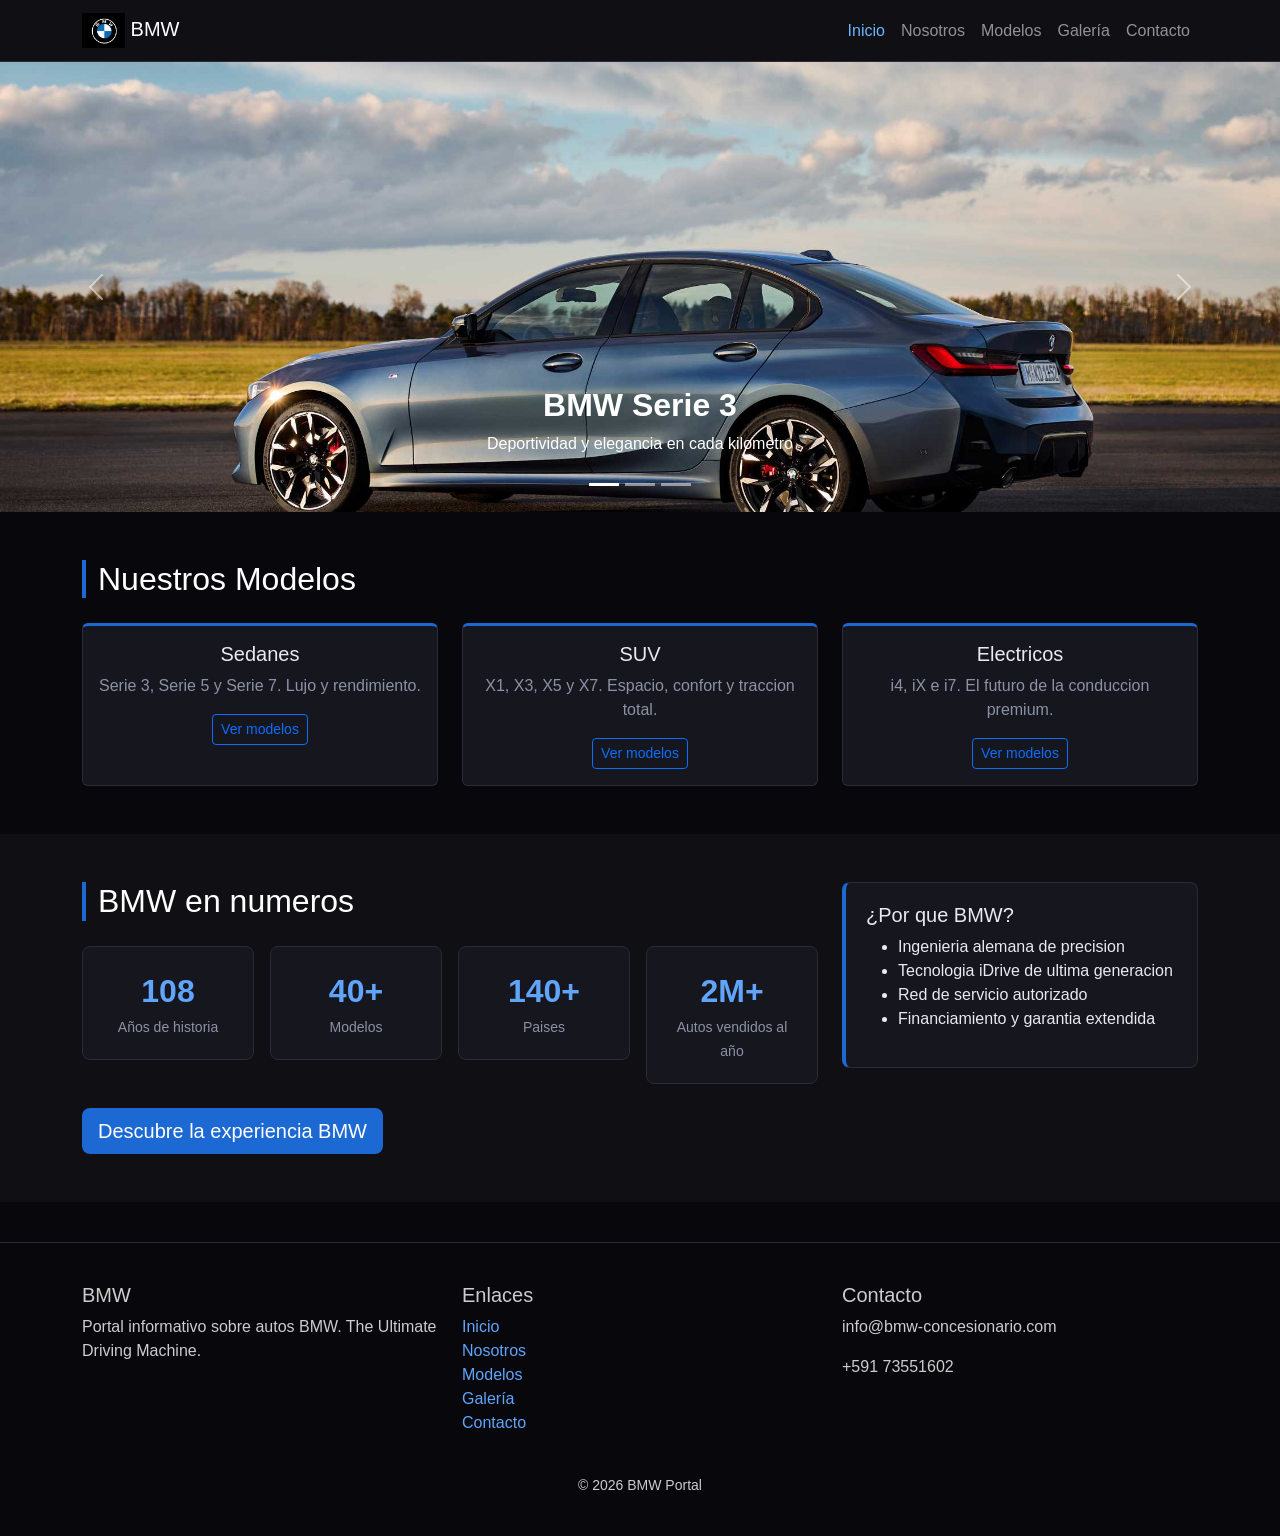
<file: index.html>
<!DOCTYPE html>
<html lang="es">
<head>
  <meta charset="UTF-8">
  <meta name="viewport" content="width=device-width, initial-scale=1.0">
  <title>Inicio | BMW</title>
  <link href="https://cdn.jsdelivr.net/npm/bootstrap@5.3.3/dist/css/bootstrap.min.css" rel="stylesheet">
  <link rel="stylesheet" href="style.css">
</head>
<body>

  <header>
    <nav class="navbar navbar-expand-lg navbar-dark bg-primary sticky-top">
      <div class="container">
        <a class="navbar-brand" href="index.html">
          <img src="logobmw.jpg" alt="BMW"> BMW
        </a>
        <button class="navbar-toggler" type="button" data-bs-toggle="collapse" data-bs-target="#menu">
          <span class="navbar-toggler-icon"></span>
        </button>
        <div class="collapse navbar-collapse" id="menu">
          <ul class="navbar-nav ms-auto">
            <li class="nav-item"><a class="nav-link active" href="index.html">Inicio</a></li>
            <li class="nav-item"><a class="nav-link" href="nosotros.html">Nosotros</a></li>
            <li class="nav-item"><a class="nav-link" href="servicios.html">Modelos</a></li>
            <li class="nav-item"><a class="nav-link" href="galeria.html">Galería</a></li>
            <li class="nav-item"><a class="nav-link" href="contacto.html">Contacto</a></li>
          </ul>
        </div>
      </div>
    </nav>
  </header>

  <main>
    <section>
      <div id="mainCarousel" class="carousel slide" data-bs-ride="carousel">
        <div class="carousel-indicators">
          <button type="button" data-bs-target="#mainCarousel" data-bs-slide-to="0" class="active"></button>
          <button type="button" data-bs-target="#mainCarousel" data-bs-slide-to="1"></button>
          <button type="button" data-bs-target="#mainCarousel" data-bs-slide-to="2"></button>
        </div>
        <div class="carousel-inner">
          <div class="carousel-item active">
            <img src="BMW Serie 3.jpg" class="d-block w-100" alt="BMW Serie 3">
            <div class="carousel-caption">
              <h2>BMW Serie 3</h2>
              <p>Deportividad y elegancia en cada kilometro</p>
            </div>
          </div>
          <div class="carousel-item">
            <img src="bmw-x5-l-01.jpg" class="d-block w-100" alt="BMW X5">
            <div class="carousel-caption">
              <h2>BMW X5</h2>
              <p>El SUV que redefine el lujo y la potencia</p>
            </div>
          </div>
          <div class="carousel-item">
            <img src="BMW i4.jpg" class="d-block w-100" alt="BMW i4">
            <div class="carousel-caption">
              <h2>BMW i4</h2>
              <p>Movilidad electrica con alma deportiva</p>
            </div>
          </div>
        </div>
        <button class="carousel-control-prev" type="button" data-bs-target="#mainCarousel" data-bs-slide="prev">
          <span class="carousel-control-prev-icon"></span>
        </button>
        <button class="carousel-control-next" type="button" data-bs-target="#mainCarousel" data-bs-slide="next">
          <span class="carousel-control-next-icon"></span>
        </button>
      </div>
    </section>

    <section class="py-5">
      <div class="container">
        <h2 class="section-title fade-in">Nuestros Modelos</h2>
        <div class="row g-4">
          <article class="col-md-4">
            <div class="card card-service h-100">
              <div class="card-body text-center">
                <h3 class="h5">Sedanes</h3>
                <p class="card-text">Serie 3, Serie 5 y Serie 7. Lujo y rendimiento.</p>
                <a href="servicios.html" class="btn btn-outline-primary btn-sm">Ver modelos</a>
              </div>
            </div>
          </article>
          <article class="col-md-4">
            <div class="card card-service h-100">
              <div class="card-body text-center">
                <h3 class="h5">SUV</h3>
                <p class="card-text">X1, X3, X5 y X7. Espacio, confort y traccion total.</p>
                <a href="servicios.html" class="btn btn-outline-primary btn-sm">Ver modelos</a>
              </div>
            </div>
          </article>
          <article class="col-md-4">
            <div class="card card-service h-100">
              <div class="card-body text-center">
                <h3 class="h5">Electricos</h3>
                <p class="card-text">i4, iX e i7. El futuro de la conduccion premium.</p>
                <a href="servicios.html" class="btn btn-outline-primary btn-sm">Ver modelos</a>
              </div>
            </div>
          </article>
        </div>
      </div>
    </section>

    <section class="py-5 bg-light">
      <div class="container">
        <div class="row g-4">
          <div class="col-lg-8">
            <h2 class="section-title">BMW en numeros</h2>
            <div class="row g-3">
              <div class="col-6 col-md-3">
                <div class="stat-card">
                  <div class="stat-number" data-contador="108" data-sufijo="">0</div>
                  <small class="text-muted">Años de historia</small>
                </div>
              </div>
              <div class="col-6 col-md-3">
                <div class="stat-card">
                  <div class="stat-number" data-contador="40" data-sufijo="+">0</div>
                  <small class="text-muted">Modelos</small>
                </div>
              </div>
              <div class="col-6 col-md-3">
                <div class="stat-card">
                  <div class="stat-number" data-contador="140" data-sufijo="+">0</div>
                  <small class="text-muted">Paises</small>
                </div>
              </div>
              <div class="col-6 col-md-3">
                <div class="stat-card">
                  <div class="stat-number" data-contador="2" data-sufijo="M+">0</div>
                  <small class="text-muted">Autos vendidos al año</small>
                </div>
              </div>
            </div>
            <button class="btn btn-accent btn-lg mt-4" data-bs-toggle="modal" data-bs-target="#infoModal">
              Descubre la experiencia BMW
            </button>
          </div>
          <aside class="col-lg-4">
            <div class="sidebar-box">
              <h3 class="h5">¿Por que BMW?</h3>
              <ul>
                <li>Ingenieria alemana de precision</li>
                <li>Tecnologia iDrive de ultima generacion</li>
                <li>Red de servicio autorizado</li>
                <li>Financiamiento y garantia extendida</li>
              </ul>
            </div>
          </aside>
        </div>
      </div>
    </section>
  </main>

  <div class="modal fade" id="infoModal" tabindex="-1">
    <div class="modal-dialog modal-dialog-centered">
      <div class="modal-content">
        <div class="modal-header">
          <h2 class="modal-title h5">The Ultimate Driving Machine</h2>
          <button type="button" class="btn-close" data-bs-dismiss="modal"></button>
        </div>
        <div class="modal-body">
          <p>BMW combina rendimiento, diseno y tecnologia para ofrecer la mejor experiencia de conduccion.</p>
          <ul>
            <li>Test drive sin compromiso</li>
            <li>Planes de mantenimiento BMW Service</li>
            <li>Asesoria personalizada en concesionario</li>
          </ul>
        </div>
        <div class="modal-footer">
          <button type="button" class="btn btn-secondary" data-bs-dismiss="modal">Cerrar</button>
          <a href="contacto.html" class="btn btn-accent">Agendar cita</a>
        </div>
      </div>
    </div>
  </div>

  <footer class="site-footer">
    <div class="container">
      <div class="row">
        <div class="col-md-4">
          <h5>BMW</h5>
          <p>Portal informativo sobre autos BMW. The Ultimate Driving Machine.</p>
        </div>
        <div class="col-md-4">
          <h5>Enlaces</h5>
          <ul class="list-unstyled">
            <li><a href="index.html">Inicio</a></li>
            <li><a href="nosotros.html">Nosotros</a></li>
            <li><a href="servicios.html">Modelos</a></li>
            <li><a href="galeria.html">Galería</a></li>
            <li><a href="contacto.html">Contacto</a></li>
          </ul>
        </div>
        <div class="col-md-4">
          <h5>Contacto</h5>
          <p>info@bmw-concesionario.com</p>
          <p>+591 73551602</p>
        </div>
      </div>
      <p class="text-center mt-4 mb-0 small">&copy; 2026 BMW Portal</p>
    </div>
  </footer>

  <script src="https://cdn.jsdelivr.net/npm/bootstrap@5.3.3/dist/js/bootstrap.bundle.min.js"></script>
  <script src="app.js"></script>
</body>
</html>
</file>
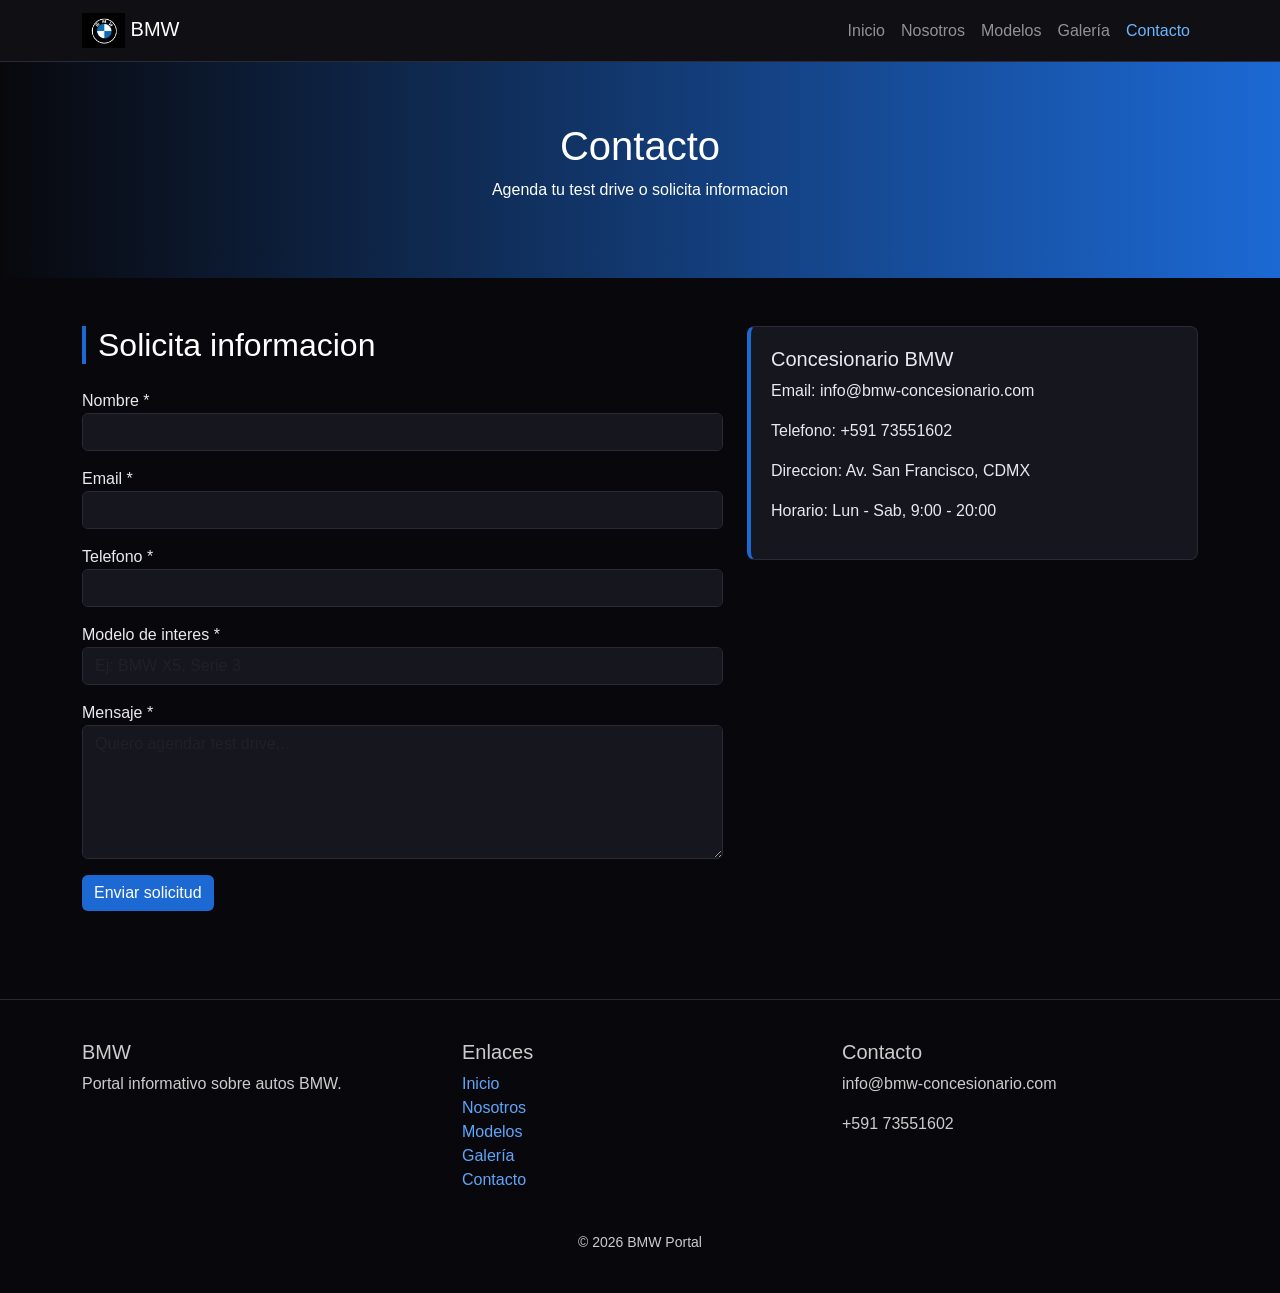
<file: contacto.html>
<!DOCTYPE html>
<html lang="es">
<head>
  <meta charset="UTF-8">
  <meta name="viewport" content="width=device-width, initial-scale=1.0">
  <title>Contacto | BMW</title>
  <link href="https://cdn.jsdelivr.net/npm/bootstrap@5.3.3/dist/css/bootstrap.min.css" rel="stylesheet">
  <link rel="stylesheet" href="style.css">
</head>
<body>

  <header>
    <nav class="navbar navbar-expand-lg navbar-dark bg-primary sticky-top">
      <div class="container">
        <a class="navbar-brand" href="index.html">
          <img src="logobmw.jpg" alt="BMW"> BMW
        </a>
        <button class="navbar-toggler" type="button" data-bs-toggle="collapse" data-bs-target="#menu">
          <span class="navbar-toggler-icon"></span>
        </button>
        <div class="collapse navbar-collapse" id="menu">
          <ul class="navbar-nav ms-auto">
            <li class="nav-item"><a class="nav-link" href="index.html">Inicio</a></li>
            <li class="nav-item"><a class="nav-link" href="nosotros.html">Nosotros</a></li>
            <li class="nav-item"><a class="nav-link" href="servicios.html">Modelos</a></li>
            <li class="nav-item"><a class="nav-link" href="galeria.html">Galería</a></li>
            <li class="nav-item"><a class="nav-link active" href="contacto.html">Contacto</a></li>
          </ul>
        </div>
      </div>
    </nav>
    <div class="page-header">
      <div class="container">
        <h1>Contacto</h1>
        <p>Agenda tu test drive o solicita informacion</p>
      </div>
    </div>
  </header>

  <main>
    <section class="py-5">
      <div class="container">
        <div class="row g-4">
          <article class="col-lg-7">
            <h2 class="section-title">Solicita informacion</h2>
            <form id="contactForm">
              <div class="mb-3">
                <label for="nombre">Nombre *</label>
                <input type="text" id="nombre" class="form-control">
                <div id="nombre-error" class="error-message">Minimo 3 caracteres.</div>
              </div>
              <div class="mb-3">
                <label for="email">Email *</label>
                <input type="email" id="email" class="form-control">
                <div id="email-error" class="error-message">Email no valido.</div>
              </div>
              <div class="mb-3">
                <label for="telefono">Telefono *</label>
                <input type="tel" id="telefono" class="form-control">
                <div id="telefono-error" class="error-message">Minimo 7 digitos.</div>
              </div>
              <div class="mb-3">
                <label for="asunto">Modelo de interes *</label>
                <input type="text" id="asunto" class="form-control" placeholder="Ej: BMW X5, Serie 3">
                <div id="asunto-error" class="error-message">Minimo 5 caracteres.</div>
              </div>
              <div class="mb-3">
                <label for="mensaje">Mensaje *</label>
                <textarea id="mensaje" class="form-control" rows="5" placeholder="Quiero agendar test drive..."></textarea>
                <div id="mensaje-error" class="error-message">Minimo 10 caracteres.</div>
              </div>
              <button type="submit" class="btn btn-accent">Enviar solicitud</button>
              <div id="formFeedback" class="d-none"></div>
            </form>
          </article>
          <aside class="col-lg-5">
            <div class="sidebar-box">
              <h3 class="h5">Concesionario BMW</h3>
              <p>Email: info@bmw-concesionario.com</p>
              <p>Telefono: +591 73551602</p>
              <p>Direccion: Av. San Francisco, CDMX</p>
              <p>Horario: Lun - Sab, 9:00 - 20:00</p>
            </div>
          </aside>
        </div>
      </div>
    </section>
  </main>

  <footer class="site-footer">
    <div class="container">
      <div class="row">
        <div class="col-md-4">
          <h5>BMW</h5>
          <p>Portal informativo sobre autos BMW.</p>
        </div>
        <div class="col-md-4">
          <h5>Enlaces</h5>
          <ul class="list-unstyled">
            <li><a href="index.html">Inicio</a></li>
            <li><a href="nosotros.html">Nosotros</a></li>
            <li><a href="servicios.html">Modelos</a></li>
            <li><a href="galeria.html">Galería</a></li>
            <li><a href="contacto.html">Contacto</a></li>
          </ul>
        </div>
        <div class="col-md-4">
          <h5>Contacto</h5>
          <p>info@bmw-concesionario.com</p>
          <p>+591 73551602</p>
        </div>
      </div>
      <p class="text-center mt-4 mb-0 small">&copy; 2026 BMW Portal</p>
    </div>
  </footer>

  <script src="https://cdn.jsdelivr.net/npm/bootstrap@5.3.3/dist/js/bootstrap.bundle.min.js"></script>
  <script src="app.js"></script>
</body>
</html>
</file>
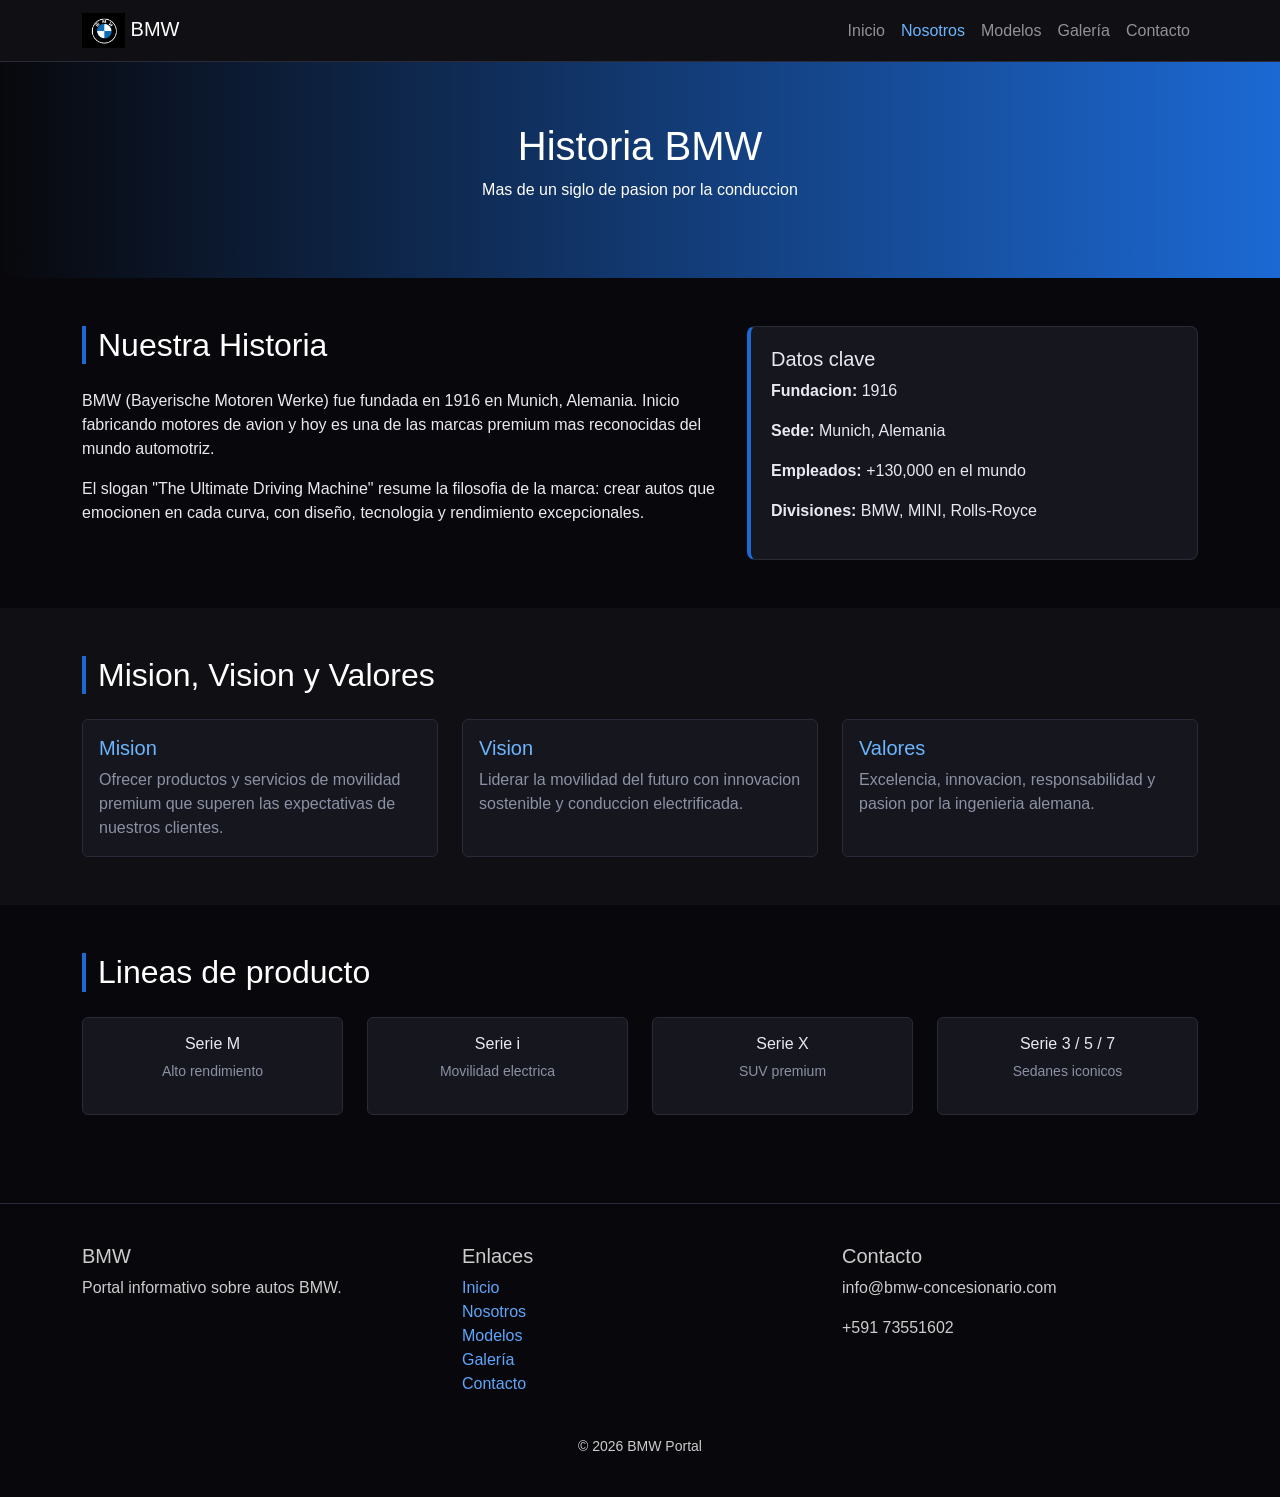
<file: nosotros.html>
<!DOCTYPE html>
<html lang="es">
<head>
  <meta charset="UTF-8">
  <meta name="viewport" content="width=device-width, initial-scale=1.0">
  <title>Nosotros | BMW</title>
  <link href="https://cdn.jsdelivr.net/npm/bootstrap@5.3.3/dist/css/bootstrap.min.css" rel="stylesheet">
  <link rel="stylesheet" href="style.css">
</head>
<body>

  <header>
    <nav class="navbar navbar-expand-lg navbar-dark bg-primary sticky-top">
      <div class="container">
        <a class="navbar-brand" href="index.html">
          <img src="logobmw.jpg" alt="BMW"> BMW
        </a>
        <button class="navbar-toggler" type="button" data-bs-toggle="collapse" data-bs-target="#menu">
          <span class="navbar-toggler-icon"></span>
        </button>
        <div class="collapse navbar-collapse" id="menu">
          <ul class="navbar-nav ms-auto">
            <li class="nav-item"><a class="nav-link" href="index.html">Inicio</a></li>
            <li class="nav-item"><a class="nav-link active" href="nosotros.html">Nosotros</a></li>
            <li class="nav-item"><a class="nav-link" href="servicios.html">Modelos</a></li>
            <li class="nav-item"><a class="nav-link" href="galeria.html">Galería</a></li>
            <li class="nav-item"><a class="nav-link" href="contacto.html">Contacto</a></li>
          </ul>
        </div>
      </div>
    </nav>
    <div class="page-header">
      <div class="container">
        <h1>Historia BMW</h1>
        <p>Mas de un siglo de pasion por la conduccion</p>
      </div>
    </div>
  </header>

  <main>
    <section class="py-5">
      <div class="container">
        <div class="row g-4">
          <article class="col-lg-7">
            <h2 class="section-title">Nuestra Historia</h2>
            <p>BMW (Bayerische Motoren Werke) fue fundada en 1916 en Munich, Alemania. Inicio fabricando motores de avion y hoy es una de las marcas premium mas reconocidas del mundo automotriz.</p>
            <p>El slogan "The Ultimate Driving Machine" resume la filosofia de la marca: crear autos que emocionen en cada curva, con diseño, tecnologia y rendimiento excepcionales.</p>
          </article>
          <aside class="col-lg-5">
            <div class="sidebar-box">
              <h3 class="h5">Datos clave</h3>
              <p><strong>Fundacion:</strong> 1916</p>
              <p><strong>Sede:</strong> Munich, Alemania</p>
              <p><strong>Empleados:</strong> +130,000 en el mundo</p>
              <p><strong>Divisiones:</strong> BMW, MINI, Rolls-Royce</p>
            </div>
          </aside>
        </div>
      </div>
    </section>

    <section class="py-5 bg-light">
      <div class="container">
        <h2 class="section-title">Mision, Vision y Valores</h2>
        <div class="row g-4">
          <article class="col-md-4">
            <div class="card h-100">
              <div class="card-body">
                <h3 class="h5 text-primary">Mision</h3>
                <p class="card-text">Ofrecer productos y servicios de movilidad premium que superen las expectativas de nuestros clientes.</p>
              </div>
            </div>
          </article>
          <article class="col-md-4">
            <div class="card h-100">
              <div class="card-body">
                <h3 class="h5 text-primary">Vision</h3>
                <p class="card-text">Liderar la movilidad del futuro con innovacion sostenible y conduccion electrificada.</p>
              </div>
            </div>
          </article>
          <article class="col-md-4">
            <div class="card h-100">
              <div class="card-body">
                <h3 class="h5 text-primary">Valores</h3>
                <p class="card-text">Excelencia, innovacion, responsabilidad y pasion por la ingenieria alemana.</p>
              </div>
            </div>
          </article>
        </div>
      </div>
    </section>

    <section class="py-5">
      <div class="container">
        <h2 class="section-title">Lineas de producto</h2>
        <div class="row g-4">
          <article class="col-sm-6 col-lg-3">
            <div class="card text-center">
              <div class="card-body">
                <h3 class="h6">Serie M</h3>
                <p class="text-muted small">Alto rendimiento</p>
              </div>
            </div>
          </article>
          <article class="col-sm-6 col-lg-3">
            <div class="card text-center">
              <div class="card-body">
                <h3 class="h6">Serie i</h3>
                <p class="text-muted small">Movilidad electrica</p>
              </div>
            </div>
          </article>
          <article class="col-sm-6 col-lg-3">
            <div class="card text-center">
              <div class="card-body">
                <h3 class="h6">Serie X</h3>
                <p class="text-muted small">SUV premium</p>
              </div>
            </div>
          </article>
          <article class="col-sm-6 col-lg-3">
            <div class="card text-center">
              <div class="card-body">
                <h3 class="h6">Serie 3 / 5 / 7</h3>
                <p class="text-muted small">Sedanes iconicos</p>
              </div>
            </div>
          </article>
        </div>
      </div>
    </section>
  </main>

  <footer class="site-footer">
    <div class="container">
      <div class="row">
        <div class="col-md-4">
          <h5>BMW</h5>
          <p>Portal informativo sobre autos BMW.</p>
        </div>
        <div class="col-md-4">
          <h5>Enlaces</h5>
          <ul class="list-unstyled">
            <li><a href="index.html">Inicio</a></li>
            <li><a href="nosotros.html">Nosotros</a></li>
            <li><a href="servicios.html">Modelos</a></li>
            <li><a href="galeria.html">Galería</a></li>
            <li><a href="contacto.html">Contacto</a></li>
          </ul>
        </div>
        <div class="col-md-4">
          <h5>Contacto</h5>
          <p>info@bmw-concesionario.com</p>
          <p>+591 73551602</p>
        </div>
      </div>
      <p class="text-center mt-4 mb-0 small">&copy; 2026 BMW Portal</p>
    </div>
  </footer>

  <script src="https://cdn.jsdelivr.net/npm/bootstrap@5.3.3/dist/js/bootstrap.bundle.min.js"></script>
  <script src="app.js"></script>
</body>
</html>
</file>
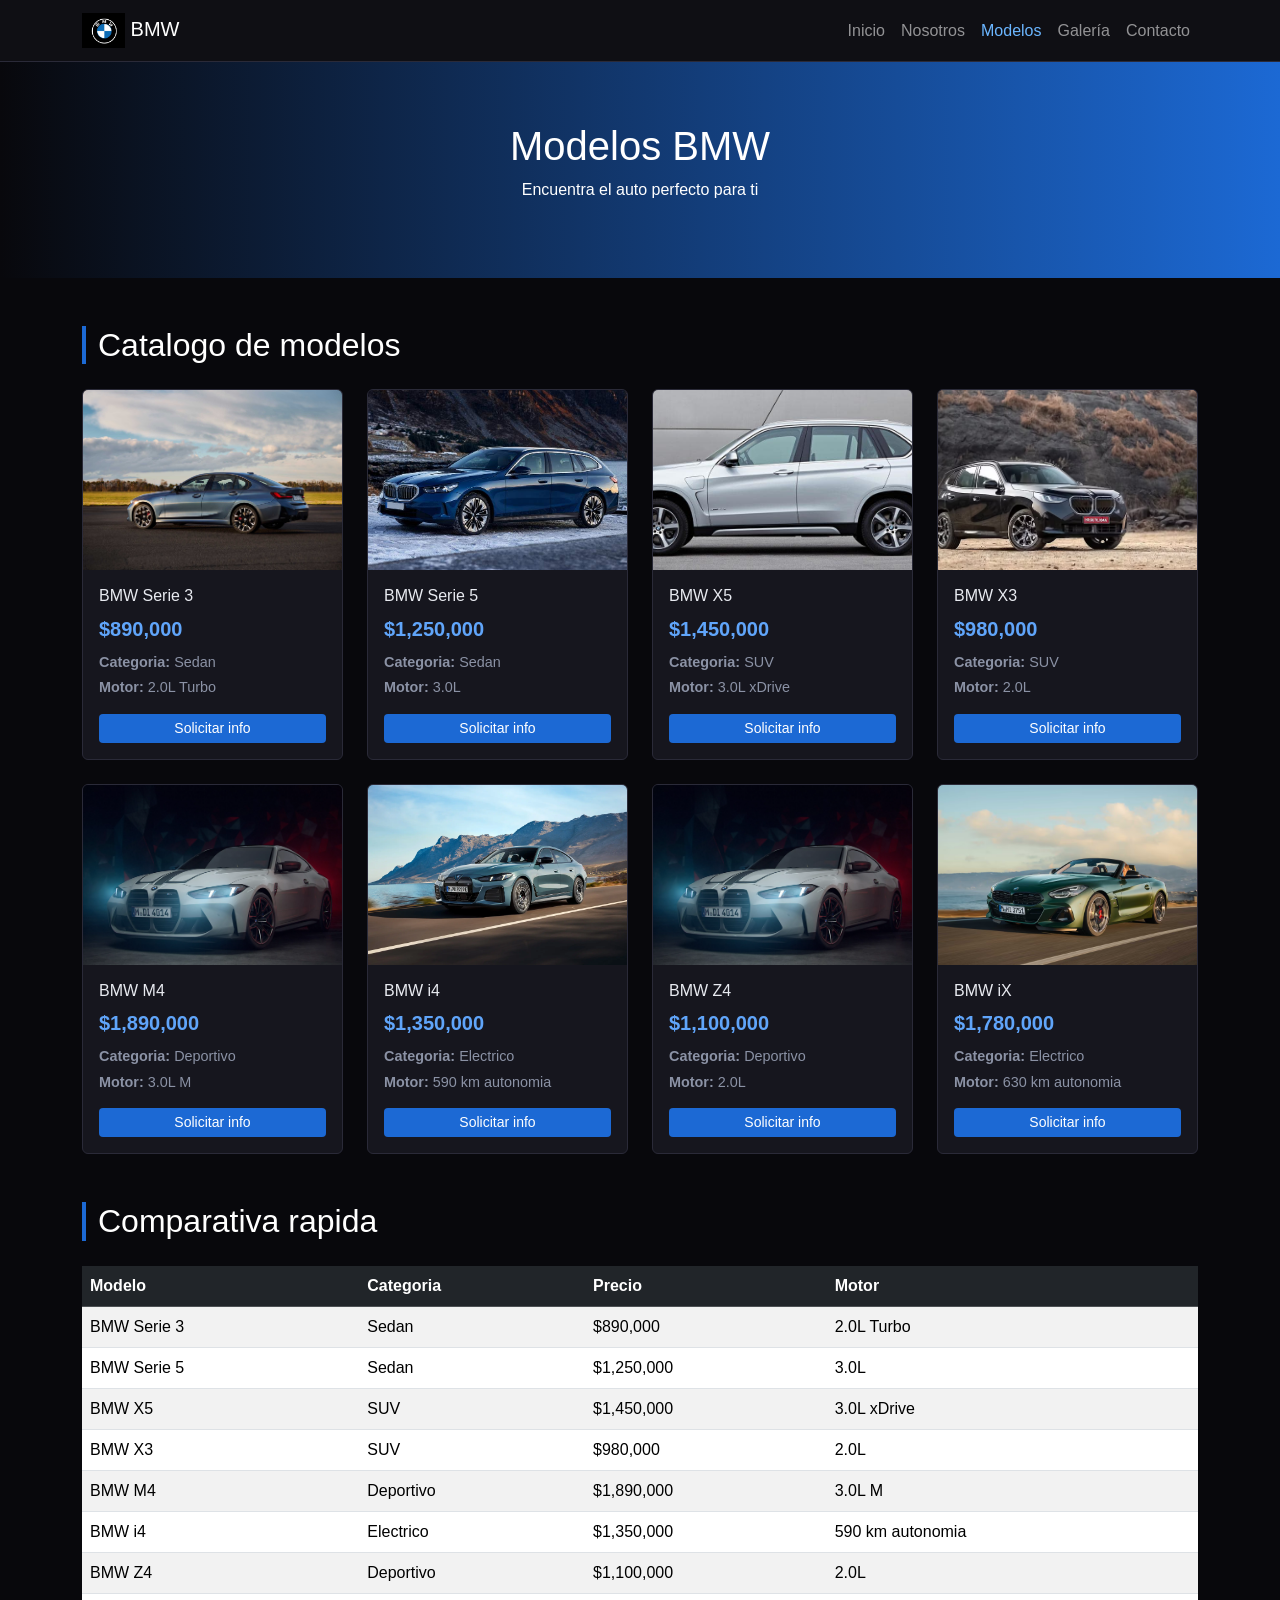
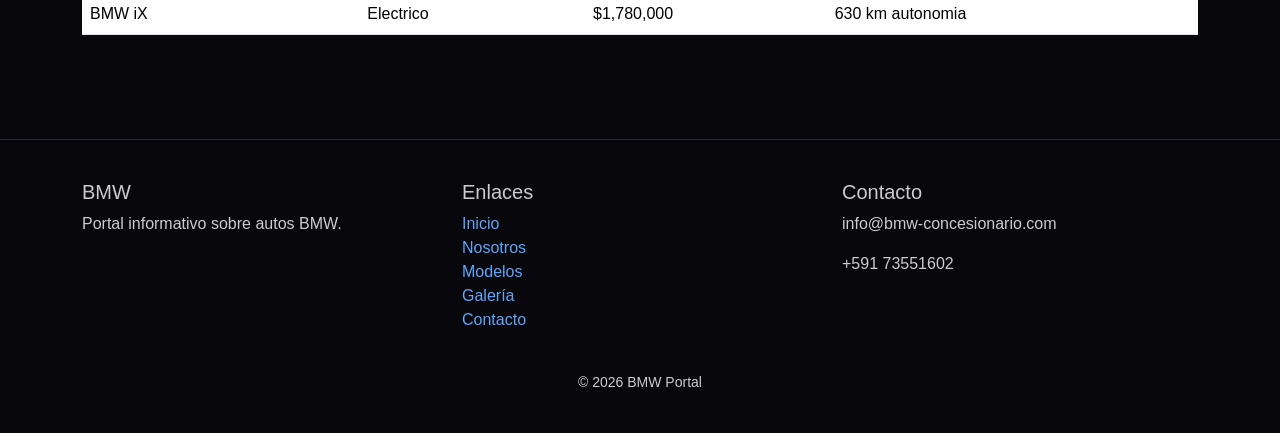
<file: servicios.html>
<!DOCTYPE html>
<html lang="es">
<head>
  <meta charset="UTF-8">
  <meta name="viewport" content="width=device-width, initial-scale=1.0">
  <title>Modelos | BMW</title>
  <link href="https://cdn.jsdelivr.net/npm/bootstrap@5.3.3/dist/css/bootstrap.min.css" rel="stylesheet">
  <link rel="stylesheet" href="style.css">
</head>
<body>

  <header>
    <nav class="navbar navbar-expand-lg navbar-dark bg-primary sticky-top">
      <div class="container">
        <a class="navbar-brand" href="index.html">
          <img src="logobmw.jpg" alt="BMW"> BMW
        </a>
        <button class="navbar-toggler" type="button" data-bs-toggle="collapse" data-bs-target="#menu">
          <span class="navbar-toggler-icon"></span>
        </button>
        <div class="collapse navbar-collapse" id="menu">
          <ul class="navbar-nav ms-auto">
            <li class="nav-item"><a class="nav-link" href="index.html">Inicio</a></li>
            <li class="nav-item"><a class="nav-link" href="nosotros.html">Nosotros</a></li>
            <li class="nav-item"><a class="nav-link active" href="servicios.html">Modelos</a></li>
            <li class="nav-item"><a class="nav-link" href="galeria.html">Galería</a></li>
            <li class="nav-item"><a class="nav-link" href="contacto.html">Contacto</a></li>
          </ul>
        </div>
      </div>
    </nav>
    <div class="page-header">
      <div class="container">
        <h1>Modelos BMW</h1>
        <p>Encuentra el auto perfecto para ti</p>
      </div>
    </div>
  </header>

  <main>
    <section class="py-5">
      <div class="container">
        <h2 class="section-title">Catalogo de modelos</h2>
        <div id="modelsContainer" class="row g-4 mb-5"></div>

        <h2 class="section-title">Comparativa rapida</h2>
        <div class="table-responsive">
          <table class="table table-hover table-striped">
            <thead class="table-dark">
              <tr>
                <th>Modelo</th>
                <th>Categoria</th>
                <th>Precio</th>
                <th>Motor</th>
              </tr>
            </thead>
            <tbody id="servicesTableBody"></tbody>
          </table>
        </div>
      </div>
    </section>
  </main>

  <footer class="site-footer">
    <div class="container">
      <div class="row">
        <div class="col-md-4">
          <h5>BMW</h5>
          <p>Portal informativo sobre autos BMW.</p>
        </div>
        <div class="col-md-4">
          <h5>Enlaces</h5>
          <ul class="list-unstyled">
            <li><a href="index.html">Inicio</a></li>
            <li><a href="nosotros.html">Nosotros</a></li>
            <li><a href="servicios.html">Modelos</a></li>
            <li><a href="galeria.html">Galería</a></li>
            <li><a href="contacto.html">Contacto</a></li>
          </ul>
        </div>
        <div class="col-md-4">
          <h5>Contacto</h5>
          <p>info@bmw-concesionario.com</p>
          <p>+591 73551602</p>
        </div>
      </div>
      <p class="text-center mt-4 mb-0 small">&copy; 2026 BMW Portal</p>
    </div>
  </footer>

  <script src="https://cdn.jsdelivr.net/npm/bootstrap@5.3.3/dist/js/bootstrap.bundle.min.js"></script>
  <script src="app.js"></script>
</body>
</html>
</file>
<file: style.css>
/* Estilos generales - tema oscuro negro y azul */

body {
  font-family: Arial, sans-serif;
  background-color: #08080c;
  color: #e8eaf0;
}

/* Navbar */
.navbar-dark.bg-primary {
  background-color: #0f0f14 !important;
  border-bottom: 1px solid #2a2a38;
}

.navbar-brand img {
  height: 35px;
}

.nav-link.active,
.nav-link:hover {
  color: #6bb6ff !important;
}

/* Carrusel */
.carousel-item {
  height: 450px;
}

.carousel-item img {
  height: 100%;
  object-fit: cover;
}

.carousel-caption h2 {
  font-size: 2rem;
  font-weight: bold;
}

/* Titulos de seccion */
.section-title {
  color: #fff;
  border-left: 4px solid #1c69d4;
  padding-left: 12px;
  margin-bottom: 25px;
}

/* Tarjetas */
.card {
  background-color: #16161e;
  color: #e8eaf0;
  border: 1px solid #2a2a38;
}

.card:hover {
  transform: translateY(-5px);
  transition: 0.3s;
}

.card-text {
  color: #8b92a5;
}

.card-service {
  border-top: 3px solid #1c69d4;
}

.model-card .card-img-top {
  height: 180px;
  object-fit: cover;
}

.model-price {
  font-size: 1.25rem;
  font-weight: bold;
  color: #60a5fa;
}

.model-features {
  list-style: none;
  padding: 0;
  margin-bottom: 15px;
  font-size: 0.9rem;
  color: #8b92a5;
}

.model-features li {
  margin-bottom: 4px;
}

/* Seccion oscura alterna */
.bg-light {
  background-color: #0f0f14 !important;
}

/* Estadisticas */
.stat-card {
  background-color: #16161e;
  border: 1px solid #2a2a38;
  padding: 20px;
  text-align: center;
  border-radius: 8px;
}

.stat-number {
  font-size: 2rem;
  font-weight: bold;
  color: #60a5fa;
}

/* Boton principal */
.btn-accent {
  background-color: #1c69d4;
  color: #fff;
  border: none;
}

.btn-accent:hover {
  background-color: #0066b1;
  color: #fff;
}

/* Aside */
.sidebar-box {
  background-color: #16161e;
  border: 1px solid #2a2a38;
  border-left: 4px solid #1c69d4;
  padding: 20px;
  border-radius: 8px;
}

/* Encabezado de pagina */
.page-header {
  background: linear-gradient(to right, #08080c, #1c69d4);
  color: #fff;
  padding: 60px 0;
  text-align: center;
}

/* Galeria */
.gallery-item {
  position: relative;
  overflow: hidden;
  border-radius: 8px;
  border: 1px solid #2a2a38;
  cursor: pointer;
}

.gallery-item img {
  width: 100%;
  height: 200px;
  object-fit: cover;
  transition: 0.3s;
}

.gallery-item:hover img {
  transform: scale(1.05);
}

.gallery-overlay {
  position: absolute;
  top: 0;
  left: 0;
  width: 100%;
  height: 100%;
  background-color: rgba(0, 0, 0, 0.6);
  color: #60a5fa;
  display: flex;
  align-items: center;
  justify-content: center;
  opacity: 0;
  transition: 0.3s;
}

.gallery-item:hover .gallery-overlay {
  opacity: 1;
}

/* Tabla */
.table-controls {
  background-color: #16161e;
  border: 1px solid #2a2a38;
  padding: 15px;
  border-radius: 8px;
  margin-bottom: 15px;
}

.table {
  color: #e8eaf0;
}

.form-control,
.form-select {
  background-color: #16161e;
  border-color: #2a2a38;
  color: #e8eaf0;
}

.form-control:focus,
.form-select:focus {
  background-color: #16161e;
  color: #e8eaf0;
  border-color: #1c69d4;
  box-shadow: none;
}

/* Errores del formulario */
.error-message {
  color: #f87171;
  font-size: 14px;
  display: none;
}

.error-message.visible {
  display: block;
}

.input-error {
  border-color: #ef4444 !important;
}

/* Footer */
.site-footer {
  background-color: #08080c;
  color: #ccc;
  border-top: 1px solid #2a2a38;
  padding: 40px 0;
  margin-top: 40px;
}

.site-footer a {
  color: #60a5fa;
  text-decoration: none;
}

.site-footer a:hover {
  color: #fff;
}

/* Modal oscuro */
.modal-content {
  background-color: #16161e;
  color: #e8eaf0;
  border: 1px solid #2a2a38;
}

.modal-header {
  border-bottom-color: #2a2a38;
}

.modal-footer {
  border-top-color: #2a2a38;
}

/* Animacion simple */
.fade-in {
  animation: aparecer 0.8s ease;
}

@keyframes aparecer {
  from {
    opacity: 0;
    transform: translateY(20px);
  }
  to {
    opacity: 1;
    transform: translateY(0);
  }
}

.card:hover {
  box-shadow: 0 8px 20px rgba(0, 0, 0, 0.4);
}

.text-muted {
  color: #8b92a5 !important;
}

.text-primary {
  color: #6bb6ff !important;
}

@media (max-width: 768px) {
  .carousel-item {
    height: 300px;
  }

  .gallery-item img {
    height: 160px;
  }
}
</file>
